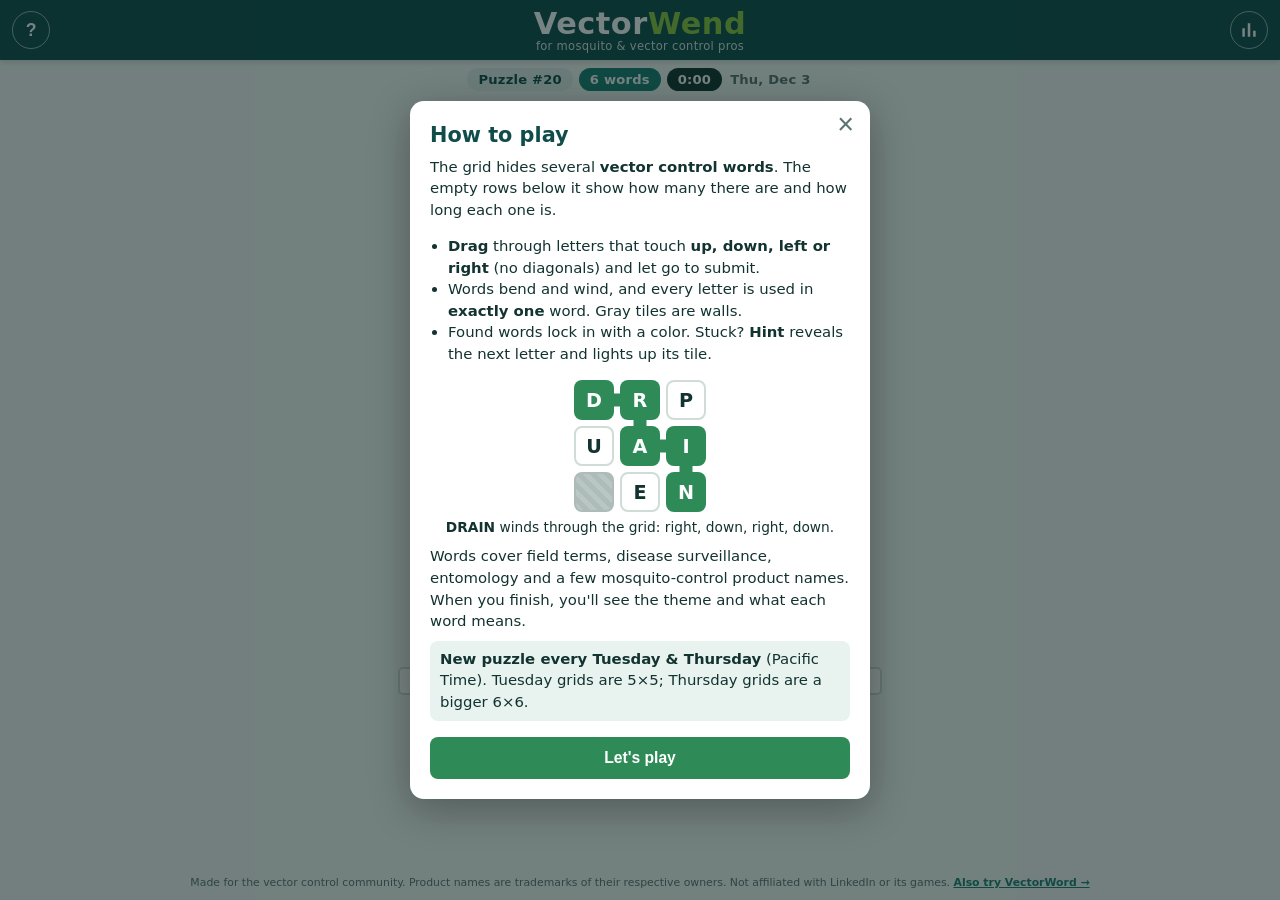
<file: index.html>
<!DOCTYPE html>
<html lang="en">
<head>
<meta charset="utf-8">
<meta name="viewport" content="width=device-width, initial-scale=1, viewport-fit=cover">
<title>VectorWend: a word-path puzzle for mosquito &amp; vector control pros</title>
<meta name="description" content="Trace the hidden mosquito and vector control words through the grid. New puzzle every Tuesday and Thursday.">
<meta name="theme-color" content="#0f4c4a">

<!-- Open Graph / LinkedIn preview (absolute URLs required by LinkedIn). -->
<meta property="og:type" content="website">
<meta property="og:title" content="VectorWend: the word-path puzzle for vector control pros">
<meta property="og:description" content="Larvicides, breeding sites, surveillance and more. Trace the hidden vector-control words through the grid. New puzzle every Tue &amp; Thu.">
<meta property="og:image" content="https://clarkegame.github.io/vectorwend/og-image.png">
<meta property="og:image:width" content="1200">
<meta property="og:image:height" content="627">
<meta property="og:image:alt" content="VectorWend: a mosquito and vector control word-path puzzle">
<meta property="og:url" content="https://clarkegame.github.io/vectorwend/">
<meta name="twitter:card" content="summary_large_image">
<meta name="twitter:title" content="VectorWend: the word-path puzzle for vector control pros">
<meta name="twitter:description" content="Trace the hidden vector-control words through the grid. New puzzle every Tue &amp; Thu.">
<meta name="twitter:image" content="https://clarkegame.github.io/vectorwend/og-image.png">

<link rel="icon" href="data:image/svg+xml,<svg xmlns='http://www.w3.org/2000/svg' viewBox='0 0 100 100'><rect width='100' height='100' rx='20' fill='%230f4c4a'/><text x='50' y='72' font-size='64' text-anchor='middle'>🦟</text></svg>">
<link rel="stylesheet" href="style.css">
<script data-goatcounter="https://vectorgames.goatcounter.com/count" async src="//gc.zgo.at/count.js"></script>
</head>
<body>
<header class="topbar">
  <button class="icon-btn" id="btn-help" aria-label="How to play" title="How to play">?</button>
  <div class="brand">
    <h1>Vector<span>Wend</span></h1>
    <div class="tagline">for mosquito &amp; vector control pros</div>
  </div>
  <button class="icon-btn" id="btn-stats" aria-label="Statistics" title="Statistics">
    <svg viewBox="0 0 24 24" width="20" height="20" aria-hidden="true"><path fill="currentColor" d="M4 20h3V10H4v10zm6.5 0h3V4h-3v16zM17 20h3v-7h-3v7z"/></svg>
  </button>
</header>

<div class="meta-bar" id="meta-bar">
  <span class="chip" id="chip-num">Puzzle #-</span>
  <span class="chip chip-len" id="chip-words">- words</span>
  <span class="chip chip-time" id="chip-time" aria-label="Elapsed time">0:00</span>
  <span class="chip chip-date" id="chip-date"></span>
</div>

<main>
  <div class="grid-wrap" id="grid-wrap">
    <svg class="lines" id="lines" aria-hidden="true"></svg>
    <div id="grid" class="grid" role="grid" aria-label="Letter grid. Drag through adjacent letters to spell a hidden word."></div>
  </div>
  <div id="slots" class="slots" aria-live="polite"></div>
  <div class="controls">
    <button class="btn ctl" id="btn-hint" type="button"><span aria-hidden="true">&#x1F4A1;</span> Hint</button>
    <button class="btn ctl" id="btn-undo" type="button"><span aria-hidden="true">&#x21B6;</span> Undo</button>
    <button class="btn ctl" id="btn-reset" type="button"><span aria-hidden="true">&#x21BB;</span> Reset</button>
  </div>
</main>

<footer class="foot">
  Made for the vector control community. Product names are trademarks of their respective owners.
  Not affiliated with LinkedIn or its games. <a href="https://clarkegame.github.io/vectorword/" class="xlink">Also try VectorWord &rarr;</a>
</footer>

<div id="toast-wrap" class="toast-wrap" aria-live="assertive"></div>

<!-- How to play -->
<div class="modal" id="modal-help" role="dialog" aria-modal="true" aria-labelledby="help-title" hidden>
  <div class="modal-card">
    <button class="close" data-close aria-label="Close">&times;</button>
    <h2 id="help-title">How to play</h2>
    <p>The grid hides several <b>vector control words</b>. The empty rows below it show how many there are and how long each one is.</p>
    <ul class="help-list">
      <li><b>Drag</b> through letters that touch <b>up, down, left or right</b> (no diagonals) and let go to submit.</li>
      <li>Words bend and wind, and every letter is used in <b>exactly one</b> word. Gray tiles are walls.</li>
      <li>Found words lock in with a color. Stuck? <b>Hint</b> reveals the next letter and lights up its tile.</li>
    </ul>
    <div class="ex-wrap">
      <svg class="ex-svg" viewBox="0 0 132 132" aria-hidden="true"><polyline points="20,20 66,20 66,66 112,66 112,112" fill="none" stroke="#2e8b57" stroke-width="13" stroke-linecap="round" stroke-linejoin="round"/></svg>
      <div class="ex-grid">
        <div class="tile sm c0">D</div><div class="tile sm c0">R</div><div class="tile sm">P</div>
        <div class="tile sm">U</div><div class="tile sm c0">A</div><div class="tile sm c0">I</div>
        <div class="tile sm wall"></div><div class="tile sm">E</div><div class="tile sm c0">N</div>
      </div>
    </div>
    <p class="ex-cap"><b>DRAIN</b> winds through the grid: right, down, right, down.</p>
    <p>Words cover field terms, disease surveillance, entomology and a few mosquito-control product names. When you finish, you'll see the theme and what each word means.</p>
    <p class="sched"><b>New puzzle every Tuesday &amp; Thursday</b> (Pacific Time). Tuesday grids are 5&times;5; Thursday grids are a bigger 6&times;6.</p>
    <button class="btn primary wide" data-close>Let's play</button>
  </div>
</div>

<!-- Stats / result -->
<div class="modal" id="modal-stats" role="dialog" aria-modal="true" aria-labelledby="stats-title" hidden>
  <div class="modal-card">
    <button class="close" data-close aria-label="Close">&times;</button>
    <div id="result-block" class="result-block" hidden>
      <h2 id="result-title">Solved!</h2>
      <div class="result-sub" id="result-sub"></div>
      <div class="result-nums">
        <div><div class="stat-num" id="res-time">0:00</div><div class="stat-lbl">Time</div></div>
        <div><div class="stat-num" id="res-hints">0</div><div class="stat-lbl">Hints</div></div>
      </div>
      <div class="theme-pill" id="res-theme"></div>
    </div>
    <div class="end-actions" id="end-actions" hidden>
      <div class="countdown-box">
        <div class="stat-lbl">Next puzzle in</div>
        <div class="countdown" id="countdown">--:--:--</div>
        <div class="next-date" id="next-date"></div>
      </div>
      <div class="share-btns">
        <button class="btn primary" id="btn-share">Share <span aria-hidden="true">&#x1F99F;</span></button>
        <button class="btn linkedin" id="btn-linkedin">
          <svg viewBox="0 0 24 24" width="16" height="16" aria-hidden="true"><path fill="currentColor" d="M20.45 20.45h-3.56v-5.57c0-1.33-.02-3.04-1.85-3.04-1.85 0-2.14 1.45-2.14 2.94v5.67H9.35V9h3.41v1.56h.05c.48-.9 1.64-1.85 3.37-1.85 3.6 0 4.27 2.37 4.27 5.46v6.28zM5.34 7.43a2.06 2.06 0 1 1 0-4.13 2.06 2.06 0 0 1 0 4.13zM7.12 20.45H3.56V9h3.56v11.45zM22.22 0H1.77C.79 0 0 .77 0 1.73v20.54C0 23.23.79 24 1.77 24h20.45c.98 0 1.78-.77 1.78-1.73V1.73C24 .77 23.2 0 22.22 0z"/></svg>
          Post to LinkedIn
        </button>
      </div>
    </div>
    <div id="words-block" hidden>
      <h3>The words</h3>
      <div class="word-list" id="word-list"></div>
    </div>
    <h3 id="stats-title">Statistics</h3>
    <div class="stats-grid">
      <div><div class="stat-num" id="st-played">0</div><div class="stat-lbl">Solved</div></div>
      <div><div class="stat-num" id="st-streak">0</div><div class="stat-lbl">Current streak</div></div>
      <div><div class="stat-num" id="st-max">0</div><div class="stat-lbl">Max streak</div></div>
      <div><div class="stat-num" id="st-best">-</div><div class="stat-lbl">Best time</div></div>
    </div>
    <div class="stat-extra" id="st-extra"></div>
    <div class="countdown-inline" id="countdown-inline"></div>
    <p class="xlink-modal"><a href="https://clarkegame.github.io/vectorword/">Also try VectorWord, our daily 6-guess word game &rarr;</a></p>
  </div>
</div>

<script src="puzzles.js"></script>
<script src="app.js"></script>
</body>
</html>
</file>
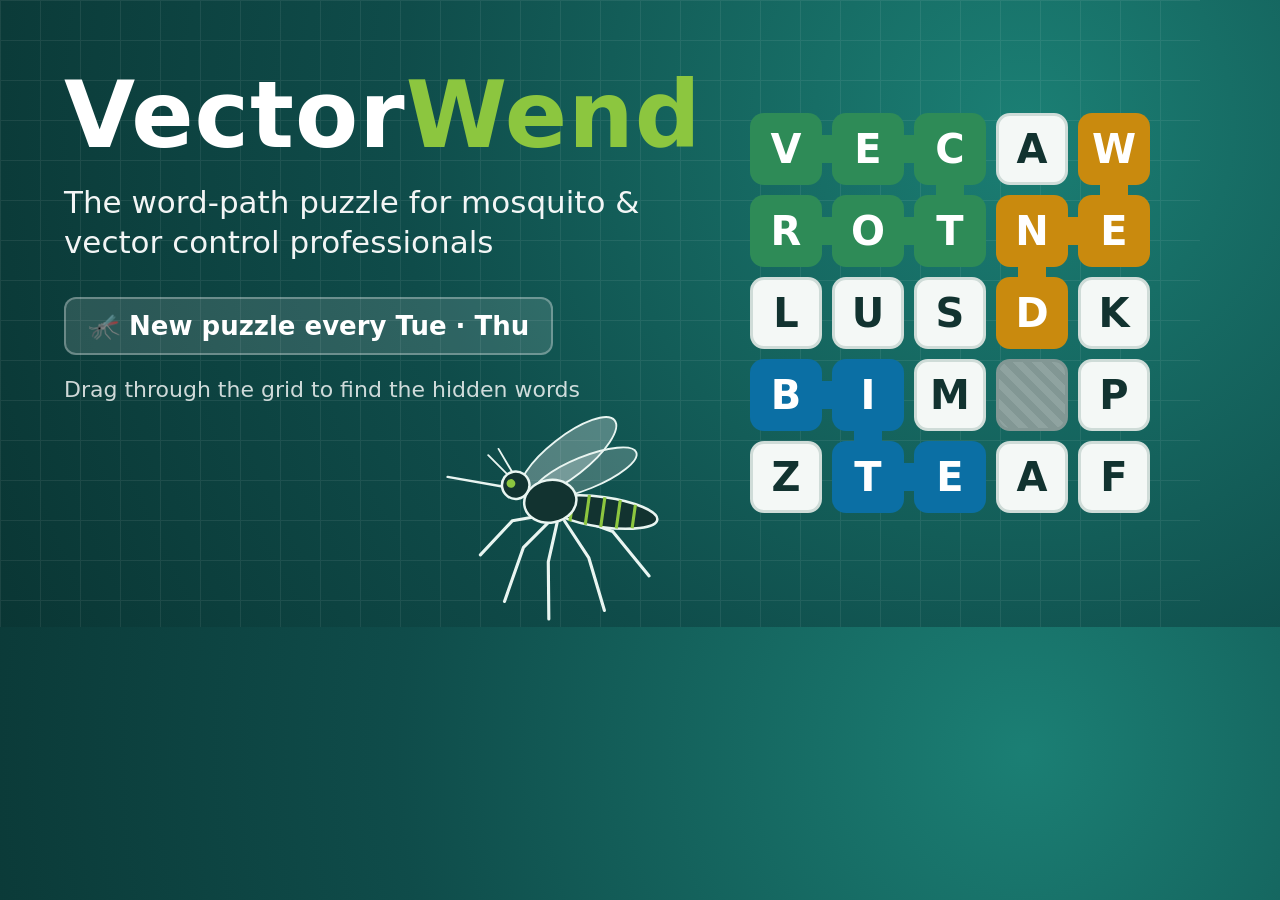
<file: tools/og-image.html>
<!DOCTYPE html><html><head><meta charset="utf-8"><style>
*{box-sizing:border-box;margin:0}
body{width:1200px;height:627px;overflow:hidden;font-family:"DejaVu Sans",system-ui,sans-serif;
 background:radial-gradient(circle at 80% 20%,#1b7f74 0%,#0f4c4a 55%,#0a3634 100%);color:#fff;position:relative}
.grid{position:absolute;inset:0;opacity:.07;background-image:linear-gradient(#fff 1px,transparent 1px),linear-gradient(90deg,#fff 1px,transparent 1px);background-size:40px 40px}
.left{position:absolute;left:64px;top:70px;width:660px}
h1{font-size:92px;font-weight:900;letter-spacing:1px;line-height:1}
h1 span{color:#8cc63f}
.sub{font-size:31px;margin-top:20px;opacity:.95;line-height:1.3}
.sched{margin-top:34px;display:inline-block;background:rgba(255,255,255,.13);border:2px solid rgba(255,255,255,.3);padding:12px 22px;border-radius:12px;font-size:26px;font-weight:700}
.how{margin-top:22px;font-size:22px;opacity:.8}
.board{position:absolute;left:750px;top:113px;width:400px;height:400px}
.board svg{position:absolute;inset:0;width:400px;height:400px}
.tiles{position:absolute;inset:0;display:grid;grid-template-columns:repeat(5,72px);gap:10px}
.t{width:72px;height:72px;border-radius:14px;background:#f4f8f6;border:3px solid #cfdcd8;color:#123330;display:grid;place-items:center;font-size:40px;font-weight:900}
.t.wall{background:repeating-linear-gradient(45deg,#8fa3a0,#8fa3a0 7px,#829794 7px,#829794 14px);border-color:#829794}
.mz{position:absolute;left:430px;top:385px;width:250px;height:250px;transform:rotate(-10deg)}
.trail{position:absolute;left:560px;top:300px}
</style></head><body><div class="grid"></div>
<div class="left">
 <h1>Vector<span>Wend</span></h1>
 <div class="sub">The word-path puzzle for mosquito &amp;<br>vector control professionals</div>
 <div class="sched">🦟 New puzzle every Tue · Thu</div>
 <div class="how">Drag through the grid to find the hidden words</div>
</div>
<div class="board"><svg viewBox="0 0 400 400"><polyline points="36,36 118,36 200,36 200,118 118,118 36,118" fill="none" stroke="#2e8b57" stroke-width="28" stroke-linecap="round" stroke-linejoin="round"/><polyline points="364,36 364,118 282,118 282,200" fill="none" stroke="#c98a0e" stroke-width="28" stroke-linecap="round" stroke-linejoin="round"/><polyline points="36,282 118,282 118,364 200,364" fill="none" stroke="#0b6fa4" stroke-width="28" stroke-linecap="round" stroke-linejoin="round"/></svg><div class="tiles"><div class="t" style="background:#2e8b57;border-color:transparent;color:#fff">V</div><div class="t" style="background:#2e8b57;border-color:transparent;color:#fff">E</div><div class="t" style="background:#2e8b57;border-color:transparent;color:#fff">C</div><div class="t">A</div><div class="t" style="background:#c98a0e;border-color:transparent;color:#fff">W</div><div class="t" style="background:#2e8b57;border-color:transparent;color:#fff">R</div><div class="t" style="background:#2e8b57;border-color:transparent;color:#fff">O</div><div class="t" style="background:#2e8b57;border-color:transparent;color:#fff">T</div><div class="t" style="background:#c98a0e;border-color:transparent;color:#fff">N</div><div class="t" style="background:#c98a0e;border-color:transparent;color:#fff">E</div><div class="t">L</div><div class="t">U</div><div class="t">S</div><div class="t" style="background:#c98a0e;border-color:transparent;color:#fff">D</div><div class="t">K</div><div class="t" style="background:#0b6fa4;border-color:transparent;color:#fff">B</div><div class="t" style="background:#0b6fa4;border-color:transparent;color:#fff">I</div><div class="t">M</div><div class="t wall"></div><div class="t">P</div><div class="t">Z</div><div class="t" style="background:#0b6fa4;border-color:transparent;color:#fff">T</div><div class="t" style="background:#0b6fa4;border-color:transparent;color:#fff">E</div><div class="t">A</div><div class="t">F</div></div></div>
<svg class="mz" viewBox="0 0 400 400">
 <g stroke="#e9f5f1" stroke-width="5" fill="none" stroke-linecap="round" stroke-linejoin="round">
  <!-- legs -->
  <path d="M190 215 L140 250 L95 330"/><path d="M200 220 L175 280 L160 370"/><path d="M212 220 L240 285 L250 372"/>
  <path d="M185 205 L130 205 L70 250"/><path d="M220 212 L285 250 L330 330"/><path d="M222 205 L290 200 L350 240"/>
  <!-- proboscis -->
  <path d="M128 150 L40 118" stroke-width="4"/>
  <!-- antennae -->
  <path d="M140 138 L110 95" stroke-width="3"/><path d="M146 136 L128 88" stroke-width="3"/>
 </g>
 <!-- wings -->
 <ellipse cx="235" cy="120" rx="95" ry="32" transform="rotate(-28 235 120)" fill="rgba(255,255,255,.28)" stroke="#e9f5f1" stroke-width="3"/>
 <ellipse cx="258" cy="150" rx="88" ry="26" transform="rotate(-12 258 150)" fill="rgba(255,255,255,.2)" stroke="#e9f5f1" stroke-width="3"/>
 <!-- abdomen -->
 <g transform="rotate(18 270 215)">
  <ellipse cx="275" cy="215" rx="88" ry="24" fill="#123330" stroke="#e9f5f1" stroke-width="4"/>
  <path d="M225 193 v44 M250 191 v48 M275 191 v48 M300 192 v46 M325 196 v38" stroke="#8cc63f" stroke-width="5"/>
 </g>
 <!-- thorax & head -->
 <ellipse cx="195" cy="185" rx="42" ry="34" fill="#123330" stroke="#e9f5f1" stroke-width="4"/>
 <circle cx="145" cy="150" r="22" fill="#123330" stroke="#e9f5f1" stroke-width="4"/>
 <circle cx="138" cy="146" r="7" fill="#8cc63f"/>
</svg>
</body></html>
</file>
<file: style.css>
:root{
  --bg:#f4f8f6; --panel:#ffffff; --ink:#123330; --muted:#5b7471; --line:#cfdcd8;
  --brand:#0f4c4a; --brand2:#1b7f74; --accent:#8cc63f;
  --correct:#2e8b57; --present:#d9a21b; --absent:#7d8b89; --wrong:#c8453a;
  --c0:#2e8b57; --c1:#0b6fa4; --c2:#c98a0e; --c3:#7a5cb0; --c4:#138f8a; --c5:#cf5f36;
  --gap:6px; --cols:5; --rows:5; --slot:24px;
  --tile:min(64px, calc((100vw - 28px - (var(--cols) - 1) * var(--gap)) / var(--cols)), calc((100dvh - var(--chrome, 300px)) / var(--rows) - var(--gap)));
}
*{box-sizing:border-box}
html,body{margin:0;height:100%}
body{
  font-family:system-ui,-apple-system,"Segoe UI",Roboto,Helvetica,Arial,sans-serif;
  background:var(--bg); color:var(--ink);
  display:flex; flex-direction:column; min-height:100dvh;
  -webkit-tap-highlight-color:transparent;
}
.topbar{
  display:flex; align-items:center; justify-content:space-between;
  padding:8px 12px; background:var(--brand); color:#fff;
  box-shadow:0 2px 6px rgba(0,0,0,.15);
  padding-top:max(8px, env(safe-area-inset-top));
}
.brand{text-align:center; line-height:1.05}
.brand h1{margin:0; font-size:1.55rem; letter-spacing:.5px; font-weight:800}
.brand h1 span{color:var(--accent)}
.tagline{font-size:.72rem; opacity:.85; letter-spacing:.3px}
.icon-btn{
  width:38px; height:38px; border-radius:50%; border:1.5px solid rgba(255,255,255,.55);
  background:transparent; color:#fff; font-size:1.1rem; font-weight:700; cursor:pointer;
  display:grid; place-items:center;
}
.icon-btn:hover{background:rgba(255,255,255,.12)}
.meta-bar{display:flex; justify-content:center; gap:6px; padding:8px 8px 2px; flex-wrap:wrap}
.chip{
  background:#e3eeeb; color:var(--brand); border-radius:999px; padding:4px 11px;
  font-size:.82rem; font-weight:700; letter-spacing:.2px;
}
.chip-len{background:var(--brand2); color:#fff}
.chip-time{background:#123330; color:#fff; font-variant-numeric:tabular-nums; min-width:52px; text-align:center}
.chip-date{background:transparent; color:var(--muted); font-weight:600; padding-left:2px; padding-right:2px}
main{flex:1; display:flex; flex-direction:column; align-items:center; justify-content:center; padding:6px 14px; gap:10px}

/* ---- Grid ---- */
.grid-wrap{position:relative; touch-action:none; user-select:none; -webkit-user-select:none}
.grid{display:grid; grid-template-columns:repeat(var(--cols), var(--tile)); grid-template-rows:repeat(var(--rows), var(--tile)); gap:var(--gap); position:relative; z-index:1; touch-action:none}
.lines{position:absolute; inset:0; width:100%; height:100%; z-index:0; pointer-events:none; overflow:visible}
.gtile{
  width:var(--tile); height:var(--tile);
  border:2px solid var(--line); background:var(--panel); border-radius:10px;
  display:grid; place-items:center; position:relative;
  font-weight:800; font-size:calc(var(--tile) * .5); color:var(--ink);
  cursor:pointer; transition:background .15s, border-color .15s, color .15s, transform .1s;
  touch-action:none;
}
.gtile.wall{background:repeating-linear-gradient(45deg,#b9c6c3,#b9c6c3 5px,#aebcb9 5px,#aebcb9 10px); border-color:#aebcb9; cursor:default}
.gtile.sel{background:#dff1ea; border-color:var(--brand2); transform:scale(1.04)}
.gtile.bad{background:#fbe3e0; border-color:var(--wrong); color:var(--wrong)}
.gtile.found{color:#fff; border-color:transparent; cursor:default}
.gtile.hint::after{content:""; position:absolute; inset:-5px; border-radius:13px; border:3px dashed var(--present); animation:glow 1.4s ease-in-out infinite}
.gtile.found.hint::after{display:none}
.gtile .hn{position:absolute; top:1px; left:4px; font-size:calc(var(--tile) * .2); color:#9a6f07; font-weight:800}
.gtile.found .hn{display:none}
@keyframes glow{0%,100%{opacity:1}50%{opacity:.45}}
.c0{background:var(--c0) !important}.c1{background:var(--c1) !important}.c2{background:var(--c2) !important}
.c3{background:var(--c3) !important}.c4{background:var(--c4) !important}.c5{background:var(--c5) !important}
.grid.shake{animation:shake .45s}
.grid.win .gtile{animation:bounce .6s ease}
@keyframes shake{10%,90%{transform:translateX(-2px)}20%,80%{transform:translateX(4px)}30%,50%,70%{transform:translateX(-7px)}40%,60%{transform:translateX(7px)}}
@keyframes bounce{0%,100%{transform:translateY(0)}40%{transform:translateY(-10px)}60%{transform:translateY(2px)}}
.preview{position:absolute; left:50%; top:-8px; transform:translate(-50%,-100%); background:#123330; color:#fff; font-weight:800; letter-spacing:2px; padding:3px 10px; border-radius:8px; font-size:.95rem; z-index:5; pointer-events:none; white-space:nowrap}
.preview[hidden]{display:none}

/* ---- Slots ---- */
.slots{display:flex; flex-wrap:wrap; justify-content:center; gap:7px 14px; max-width:520px}
.slot{display:flex; gap:3px}
.sl{width:var(--slot); height:var(--slot); border:2px solid var(--line); background:var(--panel); border-radius:5px; display:grid; place-items:center; font-weight:800; font-size:calc(var(--slot) * .56); color:var(--ink)}
.sl.rev{color:#9a6f07; border-color:var(--present); background:#fff7e2}
.slot.done .sl{color:#fff; border-color:transparent}
.slot.pop .sl{animation:pop .25s ease-out}
@keyframes pop{0%{transform:scale(.8)}100%{transform:scale(1)}}

.controls{display:flex; gap:8px; justify-content:center}
.btn{border:0; border-radius:8px; padding:12px 16px; font-weight:800; font-size:.98rem; cursor:pointer; display:inline-flex; align-items:center; justify-content:center; gap:8px}
.btn.ctl{background:#e3eeeb; color:var(--brand); padding:9px 14px; font-size:.9rem; border:1.5px solid #cfe0db}
.btn.ctl:disabled{opacity:.45; cursor:default}
.btn.primary{background:var(--correct); color:#fff}
.btn.linkedin{background:#0a66c2; color:#fff}
.btn.wide{width:100%; margin-top:8px}
.btn:active{filter:brightness(.92)}
.foot{font-size:.68rem; color:var(--muted); text-align:center; padding:0 12px 10px; line-height:1.4}
.xlink{color:var(--brand2); font-weight:700; white-space:nowrap}

.toast-wrap{position:fixed; top:110px; left:50%; transform:translateX(-50%); z-index:100; display:flex; flex-direction:column; gap:6px; align-items:center; pointer-events:none}
.toast{background:#123330; color:#fff; padding:10px 16px; border-radius:8px; font-weight:700; font-size:.92rem; box-shadow:0 4px 12px rgba(0,0,0,.25); transition:opacity .3s; white-space:nowrap}
.toast.hide{opacity:0}

.modal{position:fixed; inset:0; background:rgba(8,30,28,.55); display:flex; align-items:center; justify-content:center; z-index:50; padding:14px}
.modal[hidden]{display:none}
.modal-card{
  position:relative; background:var(--panel); border-radius:14px; width:100%; max-width:460px;
  max-height:calc(100dvh - 28px); overflow:auto; padding:22px 20px 20px; box-shadow:0 10px 40px rgba(0,0,0,.3);
  animation:rise .2s ease-out;
}
@keyframes rise{from{transform:translateY(16px); opacity:0}to{transform:none; opacity:1}}
.modal-card h2{margin:0 0 10px; font-size:1.3rem; color:var(--brand)}
.modal-card h3{margin:16px 0 8px; font-size:.85rem; text-transform:uppercase; letter-spacing:.8px; color:var(--muted); text-align:center}
.modal-card p{font-size:.93rem; line-height:1.45; margin:8px 0}
.close{position:absolute; top:8px; right:10px; border:0; background:transparent; font-size:1.8rem; line-height:1; color:var(--muted); cursor:pointer}
.help-list{padding-left:18px; font-size:.93rem; line-height:1.45}
.ex-wrap{position:relative; width:132px; height:132px; margin:10px auto 0}
.ex-grid{display:grid; grid-template-columns:repeat(3,40px); gap:6px; position:relative; z-index:1}
.ex-svg{position:absolute; inset:0; width:132px; height:132px; z-index:0}
.tile.sm{width:40px; height:40px; border:2px solid var(--line); border-radius:8px; display:grid; place-items:center; font-weight:800; font-size:1.2rem; background:#fff}
.tile.sm.c0{color:#fff; border-color:transparent}
.tile.sm.wall{background:repeating-linear-gradient(45deg,#b9c6c3,#b9c6c3 5px,#aebcb9 5px,#aebcb9 10px); border-color:#aebcb9}
.ex-cap{text-align:center; margin-top:6px !important; font-size:.86rem !important}
.sched{background:#e8f3ef; padding:8px 10px; border-radius:8px}
.result-block{text-align:center}
.result-block h2{margin:0}
.result-sub{color:var(--muted); font-size:.85rem; font-weight:600; margin-top:2px}
.result-nums{display:flex; justify-content:center; gap:36px; margin:10px 0 6px}
.result-nums .stat-num{font-size:2rem; color:var(--brand)}
.theme-pill{display:inline-block; background:var(--brand2); color:#fff; font-weight:800; font-size:.8rem; letter-spacing:.6px; text-transform:uppercase; padding:4px 12px; border-radius:999px; margin:4px 0 8px}
.word-list{display:flex; flex-direction:column; gap:7px; text-align:left}
.wcard{border-left:6px solid var(--c0); background:#eef6f3; border-radius:8px; padding:7px 10px}
.wcard .wtop{display:flex; align-items:center; gap:8px; flex-wrap:wrap}
.wcard .ww{font-weight:900; letter-spacing:2px; color:var(--brand); font-size:1.02rem}
.wcard .wh{font-size:.8rem}
.wcard .wd{font-size:.84rem; line-height:1.38; margin-top:2px}
.wcard a{font-size:.8rem; font-weight:700; color:#0b6fa4}
.answer-cat{display:inline-block; font-size:.64rem; font-weight:800; text-transform:uppercase; letter-spacing:.7px; padding:1px 8px; border-radius:999px; background:var(--brand2); color:#fff}
.answer-cat.clarke{background:#0b6fa4}
.answer-cat.challenging{background:#b0701a}
.stats-grid{display:grid; grid-template-columns:repeat(4,1fr); text-align:center; gap:4px}
.stat-num{font-size:1.6rem; font-weight:800; font-variant-numeric:tabular-nums}
.stat-lbl{font-size:.72rem; color:var(--muted)}
.stat-extra{text-align:center; font-size:.8rem; color:var(--muted); margin-top:6px}
.end-actions{display:flex; gap:12px; align-items:center; margin-top:10px; flex-wrap:wrap; justify-content:center}
.countdown-box{text-align:center; flex:1; min-width:140px}
.countdown{font-size:1.7rem; font-weight:800; font-variant-numeric:tabular-nums; color:var(--brand)}
.next-date{font-size:.75rem; color:var(--muted)}
.share-btns{display:flex; flex-direction:column; gap:8px; flex:1; min-width:170px}
.countdown-inline{text-align:center; font-size:.82rem; color:var(--muted); margin-top:12px}
.xlink-modal{text-align:center; font-size:.82rem !important; margin-top:14px !important}
.xlink-modal a{color:var(--brand2); font-weight:700}

@media (min-width:700px){
  :root{--gap:7px; --slot:28px}
  .brand h1{font-size:1.9rem}
}
@media (max-height:700px){
  :root{--slot:21px}
  main{gap:8px; padding-top:4px}
  .btn.ctl{padding:7px 12px}
}
@media (max-height:640px){
  .foot{display:none}
  .meta-bar{padding-top:6px}
}
</file>
